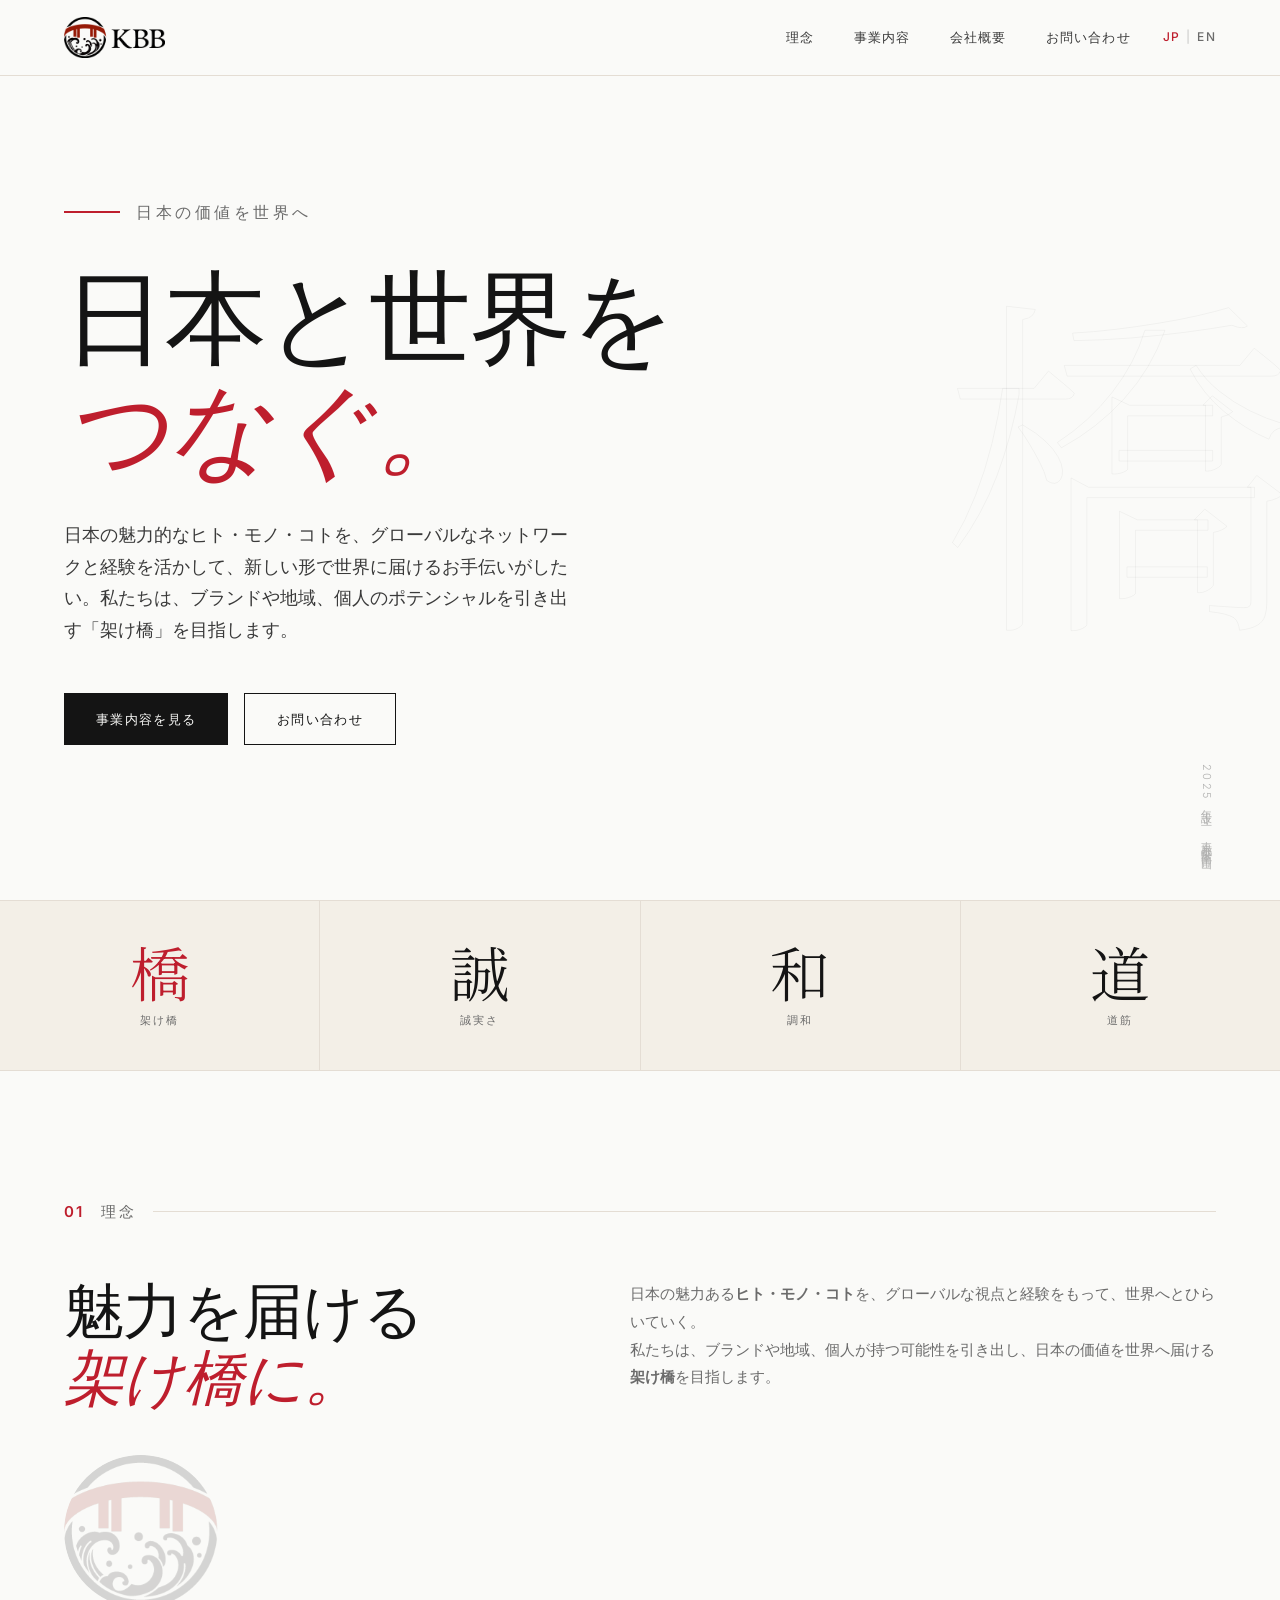
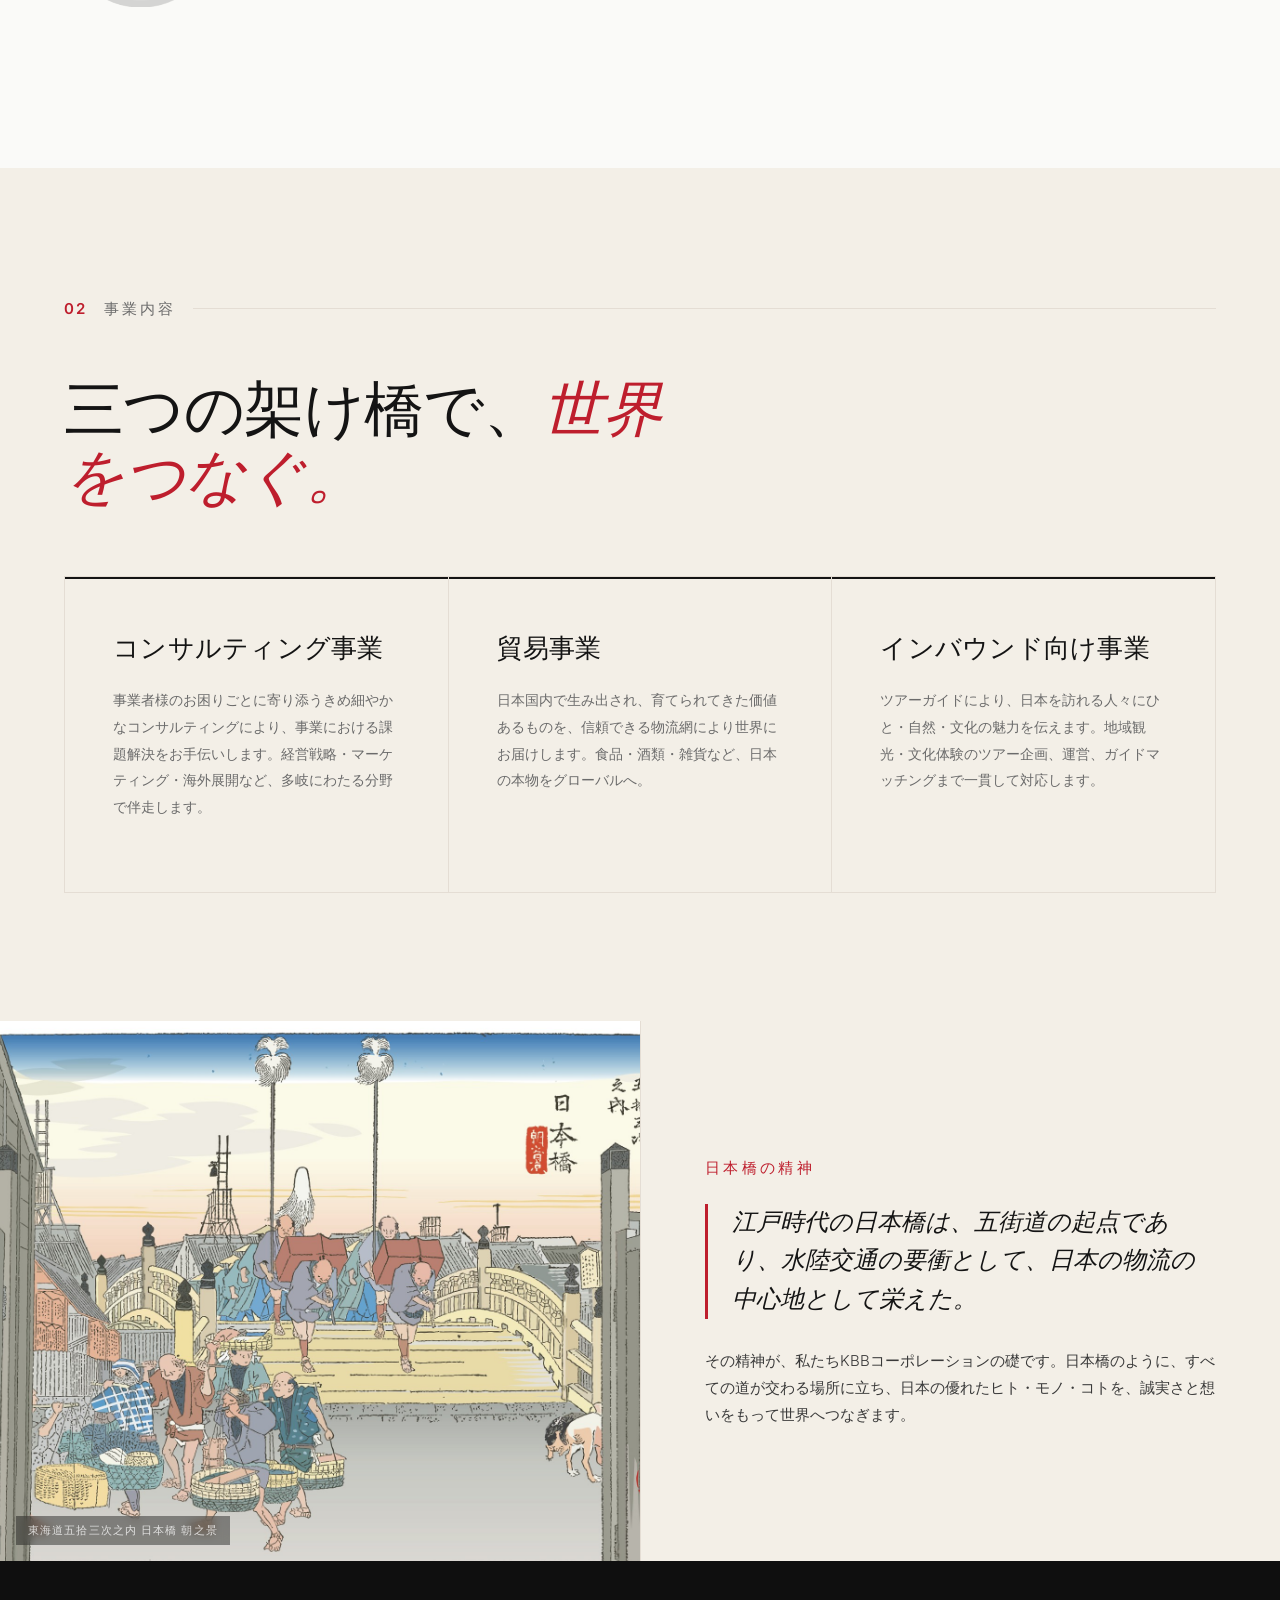
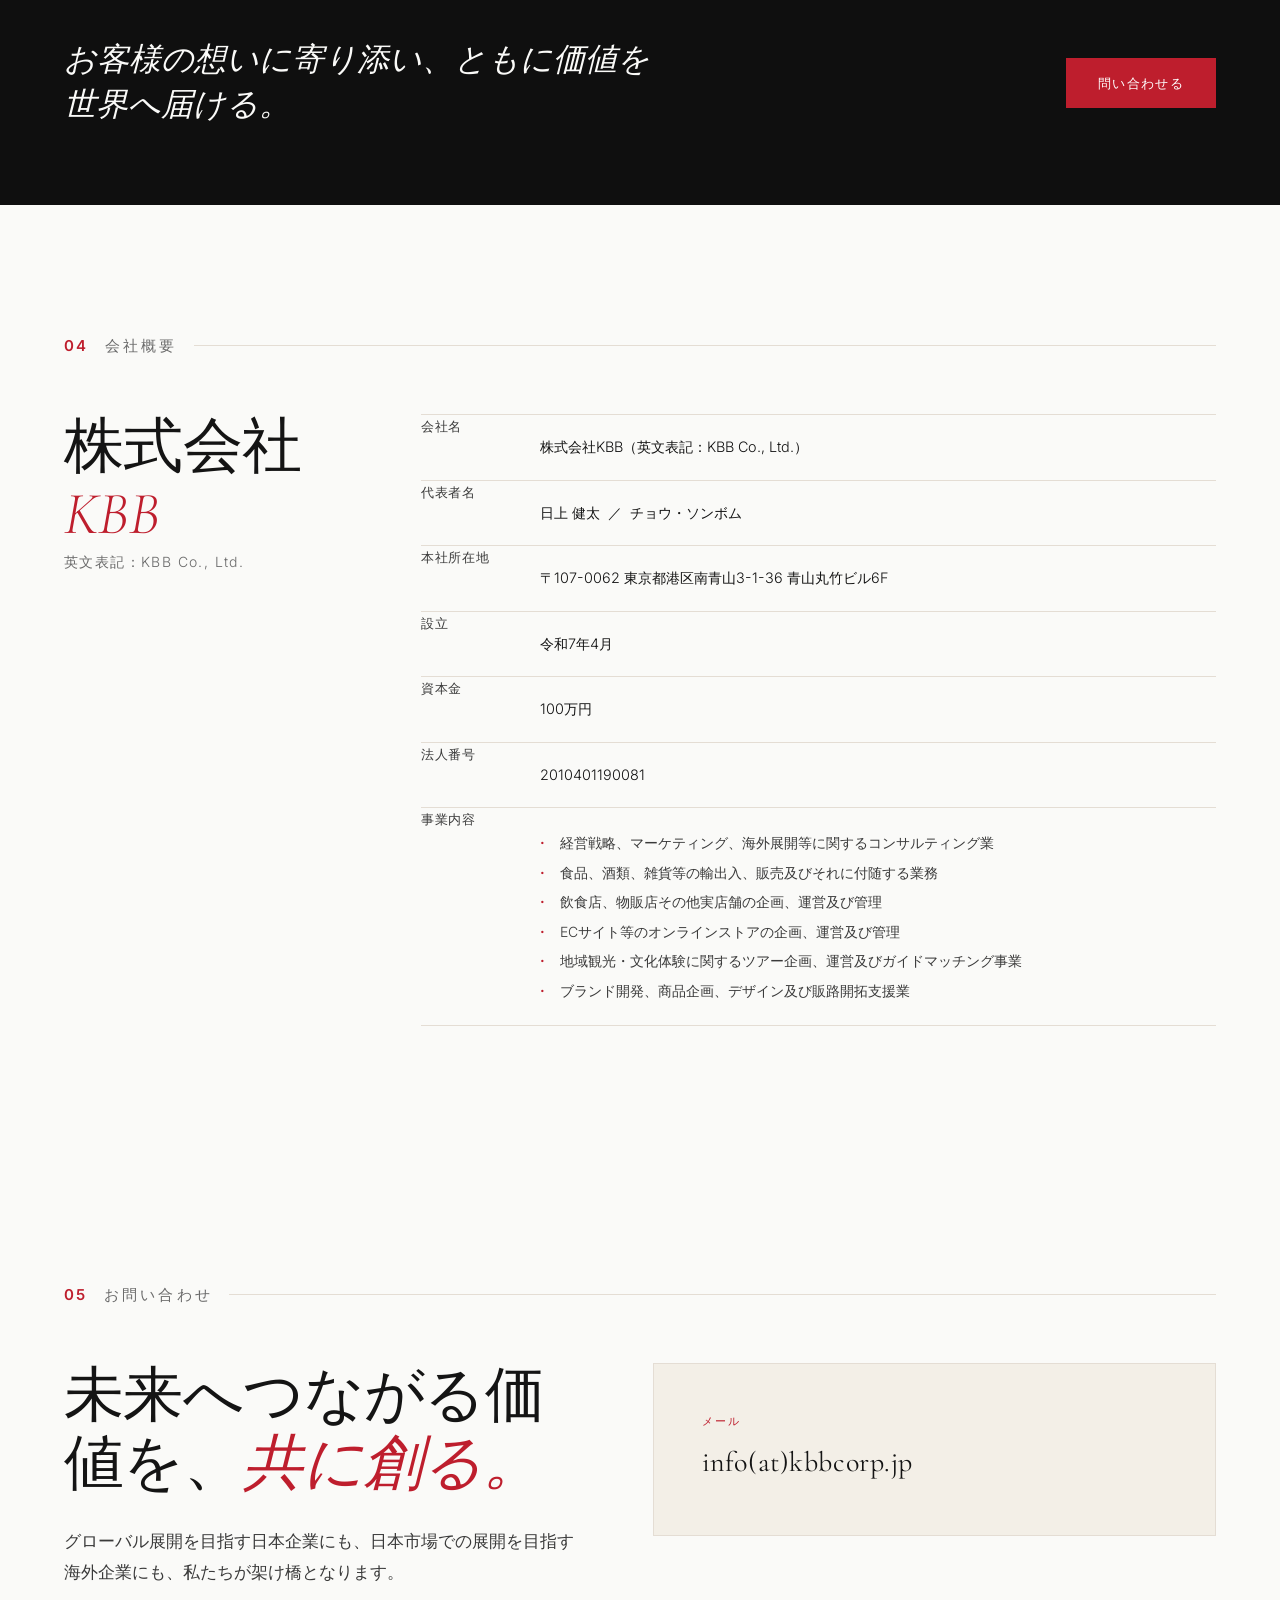
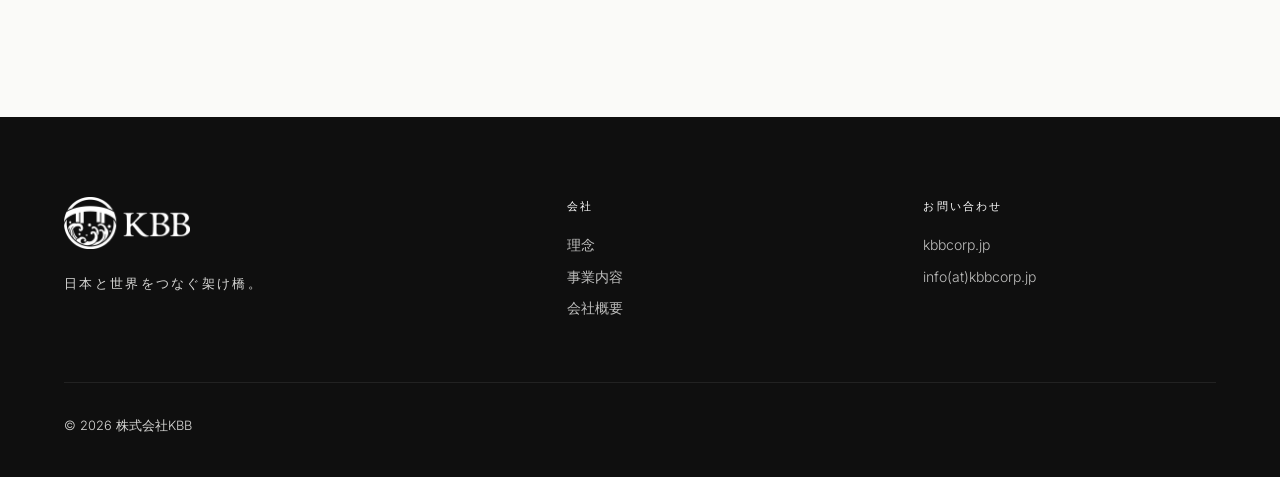
<file: index.html>
<!DOCTYPE html>
<html lang="ja" data-lang="jp">
<head>
  <meta charset="UTF-8" />
  <meta name="viewport" content="width=device-width, initial-scale=1.0" />
  <title>KBB Corp | Strategic Consulting</title>
  <meta name="description" content="KBB Corp — Tokyo-based management consulting firm bridging Japan and the global stage." />
  <link rel="preconnect" href="https://fonts.googleapis.com" />
  <link rel="preconnect" href="https://fonts.gstatic.com" crossorigin />
  <link href="https://fonts.googleapis.com/css2?family=Cormorant+Garamond:ital,wght@0,300;0,400;0,500;0,600;1,300;1,400;1,500&family=Inter:wght@300;400;500&family=Noto+Serif+JP:wght@200;300;400;500&display=swap" rel="stylesheet" />
  <link rel="stylesheet" href="css/style.css" />
</head>
<body>

  <!-- ═══════════════════════════════════ NAVIGATION ═══════════════════════════════════ -->
  <header class="nav-header" id="nav-header">
    <div class="nav-inner">

      <a href="#hero" class="nav-logo" aria-label="KBB Corp">
        <img src="assets/kbblogo.png" alt="KBB Corp" class="logo-img" />
      </a>

      <nav class="nav-links" role="navigation">
        <a href="#mission" class="nav-link">
          <span class="lang-en">Mission</span>
          <span class="lang-jp">理念</span>
        </a>
        <a href="#services" class="nav-link">
          <span class="lang-en">Services</span>
          <span class="lang-jp">事業内容</span>
        </a>
        <a href="#company" class="nav-link">
          <span class="lang-en">Company</span>
          <span class="lang-jp">会社概要</span>
        </a>
        <a href="#contact" class="nav-link">
          <span class="lang-en">Contact</span>
          <span class="lang-jp">お問い合わせ</span>
        </a>
      </nav>

      <div class="nav-right">
        <button class="lang-toggle" id="lang-toggle" aria-label="Switch language">
          <span class="toggle-jp">JP</span>
          <span class="toggle-divider">|</span>
          <span class="toggle-en">EN</span>
        </button>
        <button class="nav-menu-btn" id="nav-menu-btn" aria-label="Menu">
          <span></span><span></span><span></span>
        </button>
      </div>

    </div>
  </header>

  <!-- Mobile Nav Overlay -->
  <div class="mobile-nav" id="mobile-nav">
    <nav class="mobile-nav-links">
      <a href="#mission" class="mobile-nav-link">
        <span class="lang-en">Mission</span>
        <span class="lang-jp">理念</span>
      </a>
      <a href="#services" class="mobile-nav-link">
        <span class="lang-en">Services</span>
        <span class="lang-jp">事業内容</span>
      </a>
      <a href="#company" class="mobile-nav-link">
        <span class="lang-en">Company</span>
        <span class="lang-jp">会社概要</span>
      </a>
      <a href="#contact" class="mobile-nav-link">
        <span class="lang-en">Contact</span>
        <span class="lang-jp">お問い合わせ</span>
      </a>
    </nav>
  </div>

  <main>

    <!-- ═══════════════════════════════════ HERO ═══════════════════════════════════ -->
    <section id="hero" class="hero">
      <div class="hero-bg-text" aria-hidden="true">橋</div>
      <div class="hero-inner">
        <div class="hero-kicker">
          <span class="kicker-line"></span>
          <span class="lang-en">Japan's Value to the World</span>
          <span class="lang-jp">日本の価値を世界へ</span>
        </div>

        <h1 class="hero-headline">
          <span class="lang-en">
            Connecting<br />Japan<br /><em>to the world.</em>
          </span>
          <span class="lang-jp">
            日本と世界を<br /><em>つなぐ。</em>
          </span>
        </h1>

        <p class="hero-sub">
          <span class="lang-en">We help bring Japan's finest people, products, and experiences to the world, drawing on our global network to unlock the potential of brands, regions, and individuals.</span>
          <span class="lang-jp">日本の魅力的なヒト・モノ・コトを、グローバルなネットワークと経験を活かして、新しい形で世界に届けるお手伝いがしたい。私たちは、ブランドや地域、個人のポテンシャルを引き出す「架け橋」を目指します。</span>
        </p>

        <div class="hero-cta">
          <a href="#services" class="btn-primary">
            <span class="lang-en">Our Services</span>
            <span class="lang-jp">事業内容を見る</span>
          </a>
          <a href="#contact" class="btn-ghost">
            <span class="lang-en">Get in touch</span>
            <span class="lang-jp">お問い合わせ</span>
          </a>
        </div>

      </div>

      <div class="hero-side-text" aria-hidden="true">
        <span class="lang-en">EST. 2025 — MINAMI AOYAMA, TOKYO</span>
        <span class="lang-jp">2025年設立 ― 東京都港区南青山</span>
      </div>
    </section>

    <!-- ═══════════════════════════════════ PHILOSOPHY STRIP ═══════════════════════════════════ -->
    <div class="philosophy-strip">
      <div class="phil-item">
        <span class="phil-kanji" style="color:var(--red)">橋</span>
        <span class="phil-label lang-en">The Bridge</span>
        <span class="phil-label lang-jp">架け橋</span>
      </div>
      <div class="phil-divider" aria-hidden="true"></div>
      <div class="phil-item">
        <span class="phil-kanji">誠</span>
        <span class="phil-label lang-en">Integrity</span>
        <span class="phil-label lang-jp">誠実さ</span>
      </div>
      <div class="phil-divider" aria-hidden="true"></div>
      <div class="phil-item">
        <span class="phil-kanji">和</span>
        <span class="phil-label lang-en">Harmony</span>
        <span class="phil-label lang-jp">調和</span>
      </div>
      <div class="phil-divider" aria-hidden="true"></div>
      <div class="phil-item">
        <span class="phil-kanji">道</span>
        <span class="phil-label lang-en">Direction</span>
        <span class="phil-label lang-jp">道筋</span>
      </div>
    </div>

    <!-- ═══════════════════════════════════ MISSION ═══════════════════════════════════ -->
    <section id="mission" class="section about-section">
      <div class="container">
        <div class="section-label">
          <span class="label-num">01</span>
          <span class="label-text lang-en">Mission</span>
          <span class="label-text lang-jp">理念</span>
        </div>

        <div class="about-grid">
          <div class="about-headline-col">
            <h2 class="section-headline">
              <span class="lang-en">
                Delivering<br />Japan's finest,<br />
                <em>as the bridge.</em>
              </span>
              <span class="lang-jp">
                魅力を届ける<br />
                <em>架け橋に。</em>
              </span>
            </h2>
            <div class="about-accent-circle" aria-hidden="true">
              <img src="assets/kbblogocircle.PNG" alt="" class="about-accent-img" />
            </div>
          </div>

          <div class="about-content-col">
            <p class="about-body lang-jp">
              日本の魅力ある<strong>ヒト・モノ・コト</strong>を、グローバルな視点と経験をもって、世界へとひらいていく。<br />
              私たちは、ブランドや地域、個人が持つ可能性を引き出し、日本の価値を世界へ届ける<strong>架け橋</strong>を目指します。
            </p>

            <p class="about-body lang-en">
              Japan's remarkable <strong>people, products, and experiences</strong> deserve a place on the world stage. With a global perspective and deep local roots, we open those doors.<br />
              We aspire to be the <strong>bridge</strong> that draws out the potential of brands, regions, and individuals, and delivers Japan's true value to the world.
            </p>
          </div>
        </div>
      </div>
    </section>

    <!-- ═══════════════════════════════════ SERVICES ═══════════════════════════════════ -->
    <section id="services" class="section services-section">
      <div class="container">
        <div class="section-label">
          <span class="label-num">02</span>
          <span class="label-text lang-en">Services</span>
          <span class="label-text lang-jp">事業内容</span>
        </div>

        <div class="services-header">
          <h2 class="section-headline">
            <span class="lang-en">Three bridges <em>connecting the world.</em></span>
            <span class="lang-jp">三つの架け橋で、<em>世界をつなぐ。</em></span>
          </h2>
        </div>

        <div class="services-grid services-grid--3">

          <div class="service-card" data-index="01">

            <div class="service-body">
              <h3 class="service-title">
                <span class="lang-en">Consulting</span>
                <span class="lang-jp">コンサルティング事業</span>
              </h3>
              <p class="service-desc lang-en">
                Through attentive, tailored consulting, we help business owners identify challenges and find real solutions. We walk alongside our clients across a wide range of fields: management strategy, marketing, and international expansion.
              </p>
              <p class="service-desc lang-jp">
                事業者様のお困りごとに寄り添うきめ細やかなコンサルティングにより、事業における課題解決をお手伝いします。経営戦略・マーケティング・海外展開など、多岐にわたる分野で伴走します。
              </p>
            </div>
          </div>

          <div class="service-card" data-index="02">

            <div class="service-body">
              <h3 class="service-title">
                <span class="lang-en">Trade &amp; Export</span>
                <span class="lang-jp">貿易事業</span>
              </h3>
              <p class="service-desc lang-en">
                We deliver the genuine value of products cultivated within Japan to the world through a trusted logistics network. Food, beverages, everyday goods — Japan's authentic best, taken global.
              </p>
              <p class="service-desc lang-jp">
                日本国内で生み出され、育てられてきた価値あるものを、信頼できる物流網により世界にお届けします。食品・酒類・雑貨など、日本の本物をグローバルへ。
              </p>
            </div>
          </div>

          <div class="service-card" data-index="03">

            <div class="service-body">
              <h3 class="service-title">
                <span class="lang-en">Inbound Tourism</span>
                <span class="lang-jp">インバウンド向け事業</span>
              </h3>
              <p class="service-desc lang-en">
                Through our tour guides, we share the warmth of Japan's people, nature, and culture with visitors from around the world. From tour planning and operations to guide matching, we provide end-to-end support.
              </p>
              <p class="service-desc lang-jp">
                ツアーガイドにより、日本を訪れる人々にひと・自然・文化の魅力を伝えます。地域観光・文化体験のツアー企画、運営、ガイドマッチングまで一貫して対応します。
              </p>
            </div>
          </div>

        </div>
      </div>
    </section>

    <!-- ═══════════════════════════════════ NIHONBASHI HERITAGE ═══════════════════════════════════ -->
    <section class="nihonbashi-section">
      <div class="nihonbashi-art">
        <img src="assets/nihonbashi.jpg" alt="東海道五十三次 日本橋 — Hiroshige, Edo period woodblock print" class="nihonbashi-img" />
        <div class="nihonbashi-caption" aria-hidden="true">
          <span class="lang-en">Nihonbashi — Hiroshige, Fifty-three Stations of the Tōkaidō</span>
          <span class="lang-jp">東海道五拾三次之内 日本橋 朝之景</span>
        </div>
      </div>
      <div class="nihonbashi-text">
        <div class="nihonbashi-label lang-en">The Spirit of Nihonbashi</div>
        <div class="nihonbashi-label lang-jp">日本橋の精神</div>
        <blockquote class="nihonbashi-quote">
          <p class="lang-en">In the Edo period, Nihonbashi stood at the origin of all five major highways, a vital hub for land and sea trade, and flourished as the centre of Japan's commercial world.</p>
          <p class="lang-jp">江戸時代の日本橋は、五街道の起点であり、水陸交通の要衝として、日本の物流の中心地として栄えた。</p>
        </blockquote>
        <p class="nihonbashi-body lang-en">That spirit is the foundation of KBB Corp. Like Nihonbashi, we stand where all roads converge, connecting Japan's finest people, products, and culture to the wider world with sincerity and purpose.</p>
        <p class="nihonbashi-body lang-jp">その精神が、私たちKBBコーポレーションの礎です。日本橋のように、すべての道が交わる場所に立ち、日本の優れたヒト・モノ・コトを、誠実さと想いをもって世界へつなぎます。</p>
      </div>
    </section>

    <!-- ═══════════════════════════════════ CTA STRIP ═══════════════════════════════════ -->
    <div class="cta-strip">
      <div class="container cta-strip-inner">
        <p class="cta-strip-text">
          <span class="lang-en">We listen to what matters to you, and together we bring that value to the world.</span>
          <span class="lang-jp">お客様の想いに寄り添い、ともに価値を世界へ届ける。</span>
        </p>
        <a href="#contact" class="btn-primary">
          <span class="lang-en">Contact Us</span>
          <span class="lang-jp">問い合わせる</span>
        </a>
      </div>
    </div>

    <!-- ═══════════════════════════════════ COMPANY OVERVIEW ═══════════════════════════════════ -->
    <section id="company" class="section company-section">
      <div class="container">
        <div class="section-label">
          <span class="label-num">04</span>
          <span class="label-text lang-en">Company</span>
          <span class="label-text lang-jp">会社概要</span>
        </div>

        <div class="company-grid">
          <div class="company-headline-col">
            <h2 class="section-headline">
              <span class="lang-en">株式会社<br /><em>KBB</em></span>
              <span class="lang-jp">株式会社<br /><em>KBB</em></span>
            </h2>
            <p class="company-sub lang-en">KBB Co., Ltd.</p>
            <p class="company-sub lang-jp">英文表記：KBB Co., Ltd.</p>
          </div>

          <div class="company-table-col">
            <table class="company-table">
              <tbody>
                <tr>
                  <th class="lang-en">Company Name</th>
                  <th class="lang-jp">会社名</th>
                  <td>
                    <span class="lang-en">KBB Co., Ltd. (株式会社KBB)</span>
                    <span class="lang-jp">株式会社KBB（英文表記：KBB Co., Ltd.）</span>
                  </td>
                </tr>
                <tr>
                  <th class="lang-en">Representatives</th>
                  <th class="lang-jp">代表者名</th>
                  <td>
                    <span class="lang-jp">日上 健太 &nbsp;／&nbsp; チョウ・ソンボム</span>
                    <span class="lang-en">Kenta Hikami &nbsp;/&nbsp; Sungbum Cho</span>
                  </td>
                </tr>
                <tr>
                  <th class="lang-en">Headquarters</th>
                  <th class="lang-jp">本社所在地</th>
                  <td>
                    <span class="lang-en">Aoyama Marutake Bldg. 6F, 3-1-36 Minami-Aoyama, Minato-ku, Tokyo 〒107-0062</span>
                    <span class="lang-jp">〒107-0062 東京都港区南青山3-1-36 青山丸竹ビル6F</span>
                  </td>
                </tr>
                <tr>
                  <th class="lang-en">Established</th>
                  <th class="lang-jp">設立</th>
                  <td>
                    <span class="lang-en">April 2025</span>
                    <span class="lang-jp">令和7年4月</span>
                  </td>
                </tr>
                <tr>
                  <th class="lang-en">Capital</th>
                  <th class="lang-jp">資本金</th>
                  <td>
                    <span class="lang-en">¥1,000,000</span>
                    <span class="lang-jp">100万円</span>
                  </td>
                </tr>
                <tr>
                  <th class="lang-en">Corporate No.</th>
                  <th class="lang-jp">法人番号</th>
                  <td>2010401190081</td>
                </tr>
                <tr>
                  <th class="lang-en">Business</th>
                  <th class="lang-jp">事業内容</th>
                  <td>
                    <ul class="company-biz-list lang-en">
                      <li>Management strategy, marketing &amp; international expansion consulting</li>
                      <li>Import/export and sales of food, beverages, general goods</li>
                      <li>Planning &amp; operation of restaurants, retail, and physical stores</li>
                      <li>Planning &amp; operation of e-commerce and online stores</li>
                      <li>Regional tourism &amp; cultural experience tour planning, guide matching</li>
                      <li>Brand development, product planning, design &amp; distribution support</li>
                    </ul>
                    <ul class="company-biz-list lang-jp">
                      <li>経営戦略、マーケティング、海外展開等に関するコンサルティング業</li>
                      <li>食品、酒類、雑貨等の輸出入、販売及びそれに付随する業務</li>
                      <li>飲食店、物販店その他実店舗の企画、運営及び管理</li>
                      <li>ECサイト等のオンラインストアの企画、運営及び管理</li>
                      <li>地域観光・文化体験に関するツアー企画、運営及びガイドマッチング事業</li>
                      <li>ブランド開発、商品企画、デザイン及び販路開拓支援業</li>
                    </ul>
                  </td>
                </tr>
              </tbody>
            </table>
          </div>
        </div>
      </div>
    </section>

    <!-- ═══════════════════════════════════ CONTACT ═══════════════════════════════════ -->
    <section id="contact" class="section contact-section">
      <div class="container">
        <div class="section-label">
          <span class="label-num">05</span>
          <span class="label-text lang-en">Contact</span>
          <span class="label-text lang-jp">お問い合わせ</span>
        </div>

        <div class="contact-grid">
          <div class="contact-info">
            <h2 class="section-headline">
              <span class="lang-en">Value that connects<br />to the future,<br /><em>built together.</em></span>
              <span class="lang-jp">未来へつながる価値を、<em>共に創る。</em></span>
            </h2>
            <p class="contact-intro lang-en">
              For Japanese companies pursuing global growth, and for international businesses entering Japan, we are the bridge.
            </p>
            <p class="contact-intro lang-jp">
              グローバル展開を目指す日本企業にも、日本市場での展開を目指す海外企業にも、私たちが架け橋となります。
            </p>

          </div>

          <div class="contact-info-panel">
            <div class="contact-info-block">
              <span class="detail-label lang-jp">メール</span>
              <span class="detail-label lang-en">Email</span>
              <span class="contact-email-link">info(at)kbbcorp.jp</span>
            </div>
          </div>
        </div>
      </div>
    </section>

  </main>

  <!-- ═══════════════════════════════════ FOOTER ═══════════════════════════════════ -->
  <footer class="site-footer">
    <div class="container">
      <div class="footer-top">
        <div class="footer-brand">
          <img src="assets/kbblogo.png" alt="KBB Corp" class="footer-logo-img" />
          <p class="footer-tagline lang-en">Bridging Japan and the World.</p>
          <p class="footer-tagline lang-jp">日本と世界をつなぐ架け橋。</p>
        </div>
        <div class="footer-links-col">
          <span class="footer-col-label lang-en">Company</span>
          <span class="footer-col-label lang-jp">会社</span>
          <a href="#mission" class="footer-link lang-en">Mission</a>
          <a href="#mission" class="footer-link lang-jp">理念</a>
          <a href="#services" class="footer-link lang-en">Services</a>
          <a href="#services" class="footer-link lang-jp">事業内容</a>
          <a href="#company" class="footer-link lang-en">About</a>
          <a href="#company" class="footer-link lang-jp">会社概要</a>
        </div>
        <div class="footer-links-col">
          <span class="footer-col-label lang-en">CONTACT</span>
          <span class="footer-col-label lang-jp">お問い合わせ</span>
          <a href="https://kbbcorp.jp" class="footer-link" target="_blank" rel="noopener">kbbcorp.jp</a>
          <span class="footer-link">info(at)kbbcorp.jp</span>
        </div>
      </div>

      <div class="footer-bottom">
        <span class="footer-copy lang-en">© 2026 KBB Corporation. All rights reserved.</span>
        <span class="footer-copy lang-jp">© 2026 株式会社KBB</span>
      </div>
    </div>
  </footer>

  <script src="js/main.js"></script>
</body>
</html>
</file>
<file: css/style.css>
/* ═══════════════════════════════════════════════════════════
   KBB CORP — Design System
   Light & Sophisticated · Japanese-Cosmopolitan
═══════════════════════════════════════════════════════════ */

/* ── Custom Properties ── */
:root {
  --cream:       #FAFAF8;
  --paper:       #F3EFE7;
  --paper-dark:  #EAE5DB;
  --ink:         #141414;
  --ink-mid:     #3A3A3A;
  --ink-light:   #6B6B6B;
  --red:         #BE1E2D;
  --red-hover:   #9E1825;
  --gold:        #8B7251;
  --rule:        #D8D2C8;
  --border:      #E4DDD4;

  --font-display: 'Cormorant Garamond', 'Times New Roman', Georgia, serif;
  --font-body:    'Inter', system-ui, -apple-system, sans-serif;
  --font-jp:      'Noto Serif JP', 'Hiragino Mincho ProN', 'Yu Mincho', serif;

  --max-w: 1280px;
  --nav-h: 76px;
  --gutter: clamp(1.25rem, 5vw, 4rem);

  --ease-silk: cubic-bezier(0.25, 0.46, 0.45, 0.94);
  --ease-snap: cubic-bezier(0.16, 1, 0.3, 1);
}

/* ── Reset & Base ── */
*, *::before, *::after { box-sizing: border-box; margin: 0; padding: 0; }

html {
  scroll-behavior: smooth;
  font-size: 16px;
  -webkit-text-size-adjust: 100%;
}

body {
  background: var(--cream);
  color: var(--ink);
  font-family: var(--font-body);
  font-weight: 300;
  line-height: 1.7;
  overflow-x: hidden;
}

img, video { max-width: 100%; display: block; }
a { text-decoration: none; color: inherit; }
button { background: none; border: none; cursor: pointer; font: inherit; }
ul { list-style: none; }

/* ── Language System ── */
[data-lang="en"] .lang-jp,
[data-lang="jp"] .lang-en { display: none !important; }

[data-lang="en"] .lang-en,
[data-lang="jp"] .lang-jp { display: inline; }

/* Block-level language elements need block display */
p.lang-en, p.lang-jp,
div.lang-en, div.lang-jp { display: block; }
[data-lang="en"] p.lang-jp,
[data-lang="en"] div.lang-jp,
[data-lang="jp"] p.lang-en,
[data-lang="jp"] div.lang-en { display: none !important; }

/* ── Typography helpers ── */
body[data-lang="jp"] h1,
body[data-lang="jp"] h2,
body[data-lang="jp"] h3,
body[data-lang="jp"] p {
  font-family: var(--font-jp);
}

/* ── Container ── */
.container {
  max-width: var(--max-w);
  margin: 0 auto;
  padding: 0 var(--gutter);
}

/* ══════════════════════════════════════════════════════════
   NAVIGATION
══════════════════════════════════════════════════════════ */
.nav-header {
  position: fixed;
  top: 0; left: 0; right: 0;
  z-index: 900;
  height: var(--nav-h);
  display: flex;
  align-items: center;
  background: rgba(250, 250, 248, 0.92);
  backdrop-filter: blur(12px);
  -webkit-backdrop-filter: blur(12px);
  border-bottom: 1px solid transparent;
  transition: border-color 0.3s, background 0.3s;
}

.nav-header.scrolled {
  border-bottom-color: var(--border);
  background: rgba(250, 250, 248, 0.97);
}

.nav-inner {
  max-width: var(--max-w);
  width: 100%;
  margin: 0 auto;
  padding: 0 var(--gutter);
  display: flex;
  align-items: center;
  gap: 2rem;
}

/* Logo */
.nav-logo {
  display: flex;
  align-items: baseline;
  gap: 0.5rem;
  flex-shrink: 0;
}

.logo-kbb {
  font-family: var(--font-display);
  font-size: 1.625rem;
  font-weight: 500;
  letter-spacing: 0.12em;
  color: var(--ink);
}

.logo-sub {
  font-family: var(--font-body);
  font-size: 0.6875rem;
  font-weight: 400;
  letter-spacing: 0.18em;
  text-transform: uppercase;
  color: var(--ink-light);
}

/* Nav links */
.nav-links {
  display: flex;
  align-items: center;
  gap: 2.5rem;
  margin-left: auto;
}

.nav-link {
  font-size: 0.8125rem;
  font-weight: 400;
  letter-spacing: 0.08em;
  color: var(--ink-mid);
  position: relative;
  transition: color 0.2s;
}

.nav-link::after {
  content: '';
  position: absolute;
  bottom: -3px; left: 0;
  width: 0; height: 1px;
  background: var(--red);
  transition: width 0.3s var(--ease-silk);
}

.nav-link:hover { color: var(--ink); }
.nav-link:hover::after { width: 100%; }

/* Nav right */
.nav-right {
  display: flex;
  align-items: center;
  gap: 1.5rem;
  flex-shrink: 0;
}

/* Language toggle */
.lang-toggle {
  display: flex;
  align-items: center;
  gap: 0.35rem;
  font-size: 0.75rem;
  font-weight: 500;
  letter-spacing: 0.12em;
  color: var(--ink-light);
  padding: 0.35rem 0;
  transition: color 0.2s;
}

.toggle-en, .toggle-jp { transition: color 0.2s; }
.toggle-divider { opacity: 0.3; }

[data-lang="en"] .toggle-en { color: var(--red); }
[data-lang="jp"] .toggle-jp { color: var(--red); }

.lang-toggle:hover { color: var(--ink); }

/* Hamburger */
.nav-menu-btn {
  display: none;
  flex-direction: column;
  gap: 5px;
  padding: 4px;
}

.nav-menu-btn span {
  display: block;
  width: 22px;
  height: 1.5px;
  background: var(--ink);
  transition: all 0.3s var(--ease-silk);
  transform-origin: center;
}

.nav-menu-btn.open span:nth-child(1) { transform: translateY(6.5px) rotate(45deg); }
.nav-menu-btn.open span:nth-child(2) { opacity: 0; }
.nav-menu-btn.open span:nth-child(3) { transform: translateY(-6.5px) rotate(-45deg); }

/* Mobile Nav */
.mobile-nav {
  position: fixed;
  inset: 0;
  z-index: 800;
  background: var(--cream);
  display: flex;
  align-items: center;
  justify-content: center;
  opacity: 0;
  pointer-events: none;
  transform: translateY(-8px);
  transition: opacity 0.35s var(--ease-silk), transform 0.35s var(--ease-silk);
}

.mobile-nav.open {
  opacity: 1;
  pointer-events: all;
  transform: none;
}

.mobile-nav-links {
  display: flex;
  flex-direction: column;
  align-items: center;
  gap: 2rem;
}

.mobile-nav-link {
  font-family: var(--font-display);
  font-size: clamp(1.5rem, 5vw, 2.5rem);
  font-weight: 300;
  letter-spacing: 0.04em;
  color: var(--ink);
  transition: color 0.2s;
}

.mobile-nav-link:hover { color: var(--red); }

/* ══════════════════════════════════════════════════════════
   HERO
══════════════════════════════════════════════════════════ */
.hero {
  position: relative;
  min-height: 100svh;
  display: flex;
  align-items: center;
  overflow: hidden;
  background: var(--cream);
  padding-top: var(--nav-h);
}

/* Large decorative kanji */
.hero-bg-text {
  position: absolute;
  right: -0.05em;
  top: 50%;
  transform: translateY(-50%);
  font-family: var(--font-jp);
  font-size: clamp(220px, 28vw, 420px);
  font-weight: 200;
  color: transparent;
  -webkit-text-stroke: 1px rgba(0,0,0,0.04);
  line-height: 1;
  user-select: none;
  pointer-events: none;
  white-space: nowrap;
}

.hero-inner {
  max-width: var(--max-w);
  width: 100%;
  margin: 0 auto;
  padding: 6rem var(--gutter) 8rem;
  position: relative;
  z-index: 1;
}

/* Kicker line */
.hero-kicker {
  display: flex;
  align-items: center;
  gap: 1rem;
  margin-bottom: 2.5rem;
  font-size: 0.75rem;
  font-weight: 400;
  letter-spacing: 0.22em;
  text-transform: uppercase;
  color: var(--ink-light);
}

.kicker-line {
  display: block;
  width: 40px;
  height: 1px;
  background: var(--red);
  flex-shrink: 0;
}

/* Headline */
.hero-headline {
  font-family: var(--font-display);
  font-size: clamp(3rem, 8vw, 7rem);
  font-weight: 300;
  line-height: 1.08;
  letter-spacing: -0.01em;
  color: var(--ink);
  margin-bottom: 2rem;
  max-width: 720px;
}

.hero-headline em {
  font-style: italic;
  color: var(--red);
}

/* Sub */
.hero-sub {
  font-size: clamp(0.9375rem, 1.8vw, 1.125rem);
  font-weight: 300;
  line-height: 1.75;
  color: var(--ink-mid);
  max-width: 520px;
  margin-bottom: 3rem;
}

/* CTA */
.hero-cta {
  display: flex;
  flex-wrap: wrap;
  gap: 1rem;
}

/* Scroll indicator */
.hero-scroll-indicator {
  position: absolute;
  bottom: 3rem;
  left: var(--gutter);
  display: flex;
  flex-direction: column;
  align-items: center;
  gap: 0.75rem;
}

.scroll-line {
  display: block;
  width: 1px;
  height: 56px;
  background: linear-gradient(to bottom, transparent, var(--ink-light));
  animation: scrollPulse 2s ease-in-out infinite;
}

.scroll-label {
  font-size: 0.6875rem;
  letter-spacing: 0.18em;
  text-transform: uppercase;
  color: var(--ink-light);
  writing-mode: vertical-rl;
}

@keyframes scrollPulse {
  0%, 100% { opacity: 0.3; transform: scaleY(1); }
  50% { opacity: 1; transform: scaleY(0.8); }
}

/* Side text */
.hero-side-text {
  position: absolute;
  right: var(--gutter);
  bottom: 3rem;
  writing-mode: vertical-rl;
  font-size: 0.6875rem;
  letter-spacing: 0.22em;
  text-transform: uppercase;
  color: var(--ink-light);
  opacity: 0.5;
  user-select: none;
}

/* ══════════════════════════════════════════════════════════
   PHILOSOPHY STRIP
══════════════════════════════════════════════════════════ */
.philosophy-strip {
  background: var(--paper);
  border-top: 1px solid var(--border);
  border-bottom: 1px solid var(--border);
  display: flex;
  align-items: stretch;
  overflow: hidden;
}

.phil-item {
  flex: 1;
  display: flex;
  flex-direction: column;
  align-items: center;
  justify-content: center;
  gap: 0.625rem;
  padding: 2.5rem 1rem;
  transition: background 0.3s;
}

.phil-item:hover { background: var(--paper-dark); }

.phil-kanji {
  font-family: var(--font-jp);
  font-size: clamp(2rem, 4vw, 3.25rem);
  font-weight: 200;
  color: var(--ink);
  line-height: 1;
}

.phil-label {
  font-size: 0.6875rem;
  font-weight: 400;
  letter-spacing: 0.2em;
  text-transform: uppercase;
  color: var(--ink-light);
}

.phil-divider {
  width: 1px;
  background: var(--border);
  align-self: stretch;
}

/* ══════════════════════════════════════════════════════════
   SHARED SECTION STYLES
══════════════════════════════════════════════════════════ */
.section {
  padding: clamp(5rem, 10vw, 9rem) 0;
}

.section-label {
  display: flex;
  align-items: center;
  gap: 1rem;
  margin-bottom: 3.5rem;
}

.label-num {
  font-size: 0.6875rem;
  font-weight: 500;
  letter-spacing: 0.15em;
  color: var(--red);
}

.label-text {
  font-size: 0.6875rem;
  font-weight: 400;
  letter-spacing: 0.22em;
  text-transform: uppercase;
  color: var(--ink-light);
}

.section-label::after {
  content: '';
  flex: 1;
  height: 1px;
  background: var(--border);
}

.section-headline {
  font-family: var(--font-display);
  font-size: clamp(2rem, 5vw, 3.75rem);
  font-weight: 300;
  line-height: 1.12;
  letter-spacing: -0.01em;
  color: var(--ink);
}

.section-headline em {
  font-style: italic;
  color: var(--red);
}

/* ══════════════════════════════════════════════════════════
   BUTTONS
══════════════════════════════════════════════════════════ */
.btn-primary {
  display: inline-flex;
  align-items: center;
  padding: 0.875rem 2rem;
  background: var(--ink);
  color: var(--cream);
  font-size: 0.8125rem;
  font-weight: 400;
  letter-spacing: 0.1em;
  text-transform: uppercase;
  transition: background 0.25s, transform 0.2s;
  position: relative;
  overflow: hidden;
}

.btn-primary::before {
  content: '';
  position: absolute;
  inset: 0;
  background: var(--red);
  transform: scaleX(0);
  transform-origin: left;
  transition: transform 0.4s var(--ease-silk);
  z-index: 0;
}

.btn-primary:hover::before { transform: scaleX(1); }
.btn-primary span { position: relative; z-index: 1; }

.btn-ghost {
  display: inline-flex;
  align-items: center;
  padding: 0.875rem 2rem;
  border: 1px solid var(--ink);
  color: var(--ink);
  font-size: 0.8125rem;
  font-weight: 400;
  letter-spacing: 0.1em;
  text-transform: uppercase;
  transition: background 0.25s, color 0.25s, border-color 0.25s;
}

.btn-ghost:hover {
  background: var(--ink);
  color: var(--cream);
}

/* ══════════════════════════════════════════════════════════
   ABOUT
══════════════════════════════════════════════════════════ */
.about-section { background: var(--cream); }

.about-grid {
  display: grid;
  grid-template-columns: 1fr 1.2fr;
  gap: clamp(3rem, 6vw, 6rem);
  align-items: start;
}

.about-headline-col {
  position: sticky;
  top: calc(var(--nav-h) + 2rem);
  padding-bottom: 2rem;
}

.about-headline-col .section-headline {
  margin-bottom: 2.5rem;
}

.about-accent-circle {
  width: clamp(80px, 12vw, 160px);
  height: clamp(80px, 12vw, 160px);
  border-radius: 50%;
  border: 1px solid var(--red);
  opacity: 0.15;
  margin-top: 1rem;
}

.about-lead {
  font-size: clamp(1rem, 1.8vw, 1.2rem);
  font-weight: 300;
  line-height: 1.8;
  color: var(--ink-mid);
  margin-bottom: 1.5rem;
}

.about-body {
  font-size: 0.9375rem;
  line-height: 1.85;
  color: var(--ink-light);
  margin-bottom: 3rem;
}

.about-stats {
  display: grid;
  grid-template-columns: repeat(3, 1fr);
  gap: 1.5rem;
  padding-top: 2.5rem;
  border-top: 1px solid var(--border);
}

.stat-num {
  display: block;
  font-family: var(--font-display);
  font-size: clamp(2rem, 4vw, 3rem);
  font-weight: 300;
  color: var(--ink);
  line-height: 1;
  margin-bottom: 0.5rem;
}

.stat-plus {
  font-size: 0.6em;
  color: var(--red);
  vertical-align: top;
  margin-top: 0.25em;
  display: inline-block;
}

.stat-label {
  display: block;
  font-size: 0.75rem;
  font-weight: 400;
  letter-spacing: 0.1em;
  color: var(--ink-light);
  line-height: 1.5;
}

/* ══════════════════════════════════════════════════════════
   SERVICES
══════════════════════════════════════════════════════════ */
.services-section { background: var(--paper); }

.services-header {
  margin-bottom: 4rem;
  max-width: 600px;
}

.services-grid {
  display: grid;
  grid-template-columns: repeat(2, 1fr);
  gap: 1px;
  background: var(--border);
  border: 1px solid var(--border);
}

.service-card {
  background: var(--paper);
  padding: clamp(2rem, 4vw, 3rem);
  position: relative;
  overflow: hidden;
  transition: background 0.3s;
  display: flex;
  flex-direction: column;
}

.service-card::before {
  content: '';
  position: absolute;
  top: 0; left: 0;
  width: 2px;
  height: 0;
  background: var(--red);
  transition: height 0.4s var(--ease-snap);
}

.service-card:hover { background: var(--cream); }
.service-card:hover::before { height: 100%; }

.service-num {
  font-family: var(--font-jp);
  font-size: clamp(2.5rem, 5vw, 4rem);
  font-weight: 200;
  color: var(--rule);
  line-height: 1;
  margin-bottom: 1.5rem;
  transition: color 0.3s;
}

.service-card:hover .service-num { color: var(--border); }

.service-body { flex: 1; display: flex; flex-direction: column; }

.service-title {
  font-family: var(--font-display);
  font-size: clamp(1.25rem, 2.5vw, 1.625rem);
  font-weight: 400;
  letter-spacing: 0.01em;
  margin-bottom: 1rem;
  color: var(--ink);
}

.service-desc {
  font-size: 0.9rem;
  line-height: 1.85;
  color: var(--ink-light);
  flex: 1;
  margin-bottom: 1.5rem;
}

.service-link {
  font-size: 0.8125rem;
  font-weight: 400;
  letter-spacing: 0.1em;
  color: var(--red);
  transition: letter-spacing 0.3s;
  display: inline-block;
  margin-top: auto;
}

.service-link:hover { letter-spacing: 0.18em; }

/* ══════════════════════════════════════════════════════════
   APPROACH
══════════════════════════════════════════════════════════ */
.approach-section { background: var(--cream); }

.approach-intro {
  display: grid;
  grid-template-columns: 1fr 1fr;
  gap: clamp(2rem, 5vw, 5rem);
  align-items: start;
  margin-bottom: 5rem;
  padding-bottom: 4rem;
  border-bottom: 1px solid var(--border);
}

.approach-intro-text {
  font-size: clamp(0.9375rem, 1.6vw, 1.0625rem);
  line-height: 1.9;
  color: var(--ink-mid);
  padding-top: 0.75rem;
}

.approach-intro-text em {
  font-style: italic;
  color: var(--ink);
  font-family: var(--font-jp);
}

.approach-steps {
  display: flex;
  flex-direction: column;
  gap: 0;
}

.approach-step {
  display: grid;
  grid-template-columns: 120px 1fr;
  gap: 3rem;
  padding: 2.5rem 0;
  border-bottom: 1px solid var(--border);
  align-items: start;
  transition: background 0.25s;
}

.approach-step:first-child { padding-top: 0; }
.approach-step:last-child { border-bottom: none; }

.approach-step:hover { background: var(--paper); margin: 0 calc(-1 * var(--gutter)); padding-left: var(--gutter); padding-right: var(--gutter); }

.step-num {
  font-family: var(--font-display);
  font-size: 1rem;
  font-weight: 400;
  letter-spacing: 0.1em;
  color: var(--red);
  padding-top: 0.35rem;
}

.step-title {
  font-family: var(--font-display);
  font-size: clamp(1.125rem, 2.2vw, 1.5rem);
  font-weight: 400;
  margin-bottom: 0.875rem;
  color: var(--ink);
}

.step-desc {
  font-size: 0.9rem;
  line-height: 1.9;
  color: var(--ink-light);
}

/* ══════════════════════════════════════════════════════════
   QUOTE BREAK
══════════════════════════════════════════════════════════ */
.quote-break {
  background: var(--ink);
  padding: clamp(4rem, 8vw, 7rem) 0;
  position: relative;
  overflow: hidden;
}

.quote-break::before {
  content: '—';
  position: absolute;
  right: 5%;
  top: 50%;
  transform: translateY(-50%);
  font-family: var(--font-display);
  font-size: clamp(8rem, 18vw, 18rem);
  font-weight: 200;
  color: rgba(255,255,255,0.03);
  line-height: 1;
  pointer-events: none;
  user-select: none;
}

.pullquote {
  max-width: 780px;
  position: relative;
}

.quote-mark {
  font-family: var(--font-display);
  font-size: 5rem;
  color: var(--red);
  line-height: 0.8;
  display: block;
  margin-bottom: 1rem;
  opacity: 0.8;
}

.pullquote p {
  font-family: var(--font-display);
  font-size: clamp(1.375rem, 3vw, 2.25rem);
  font-weight: 300;
  line-height: 1.5;
  letter-spacing: 0.01em;
  color: rgba(255,255,255,0.9);
  font-style: italic;
  margin-bottom: 2rem;
}

.quote-attribution {
  font-size: 0.8125rem;
  font-weight: 400;
  letter-spacing: 0.15em;
  color: rgba(255,255,255,0.4);
  text-transform: uppercase;
}

/* ══════════════════════════════════════════════════════════
   INSIGHTS
══════════════════════════════════════════════════════════ */
.insights-section { background: var(--paper); }

.insights-header {
  display: flex;
  align-items: flex-end;
  justify-content: space-between;
  gap: 2rem;
  margin-bottom: 3.5rem;
  flex-wrap: wrap;
}

.insights-all-link {
  font-size: 0.8125rem;
  font-weight: 400;
  letter-spacing: 0.08em;
  color: var(--ink-mid);
  white-space: nowrap;
  transition: color 0.2s;
  padding-bottom: 0.25rem;
  border-bottom: 1px solid var(--border);
}

.insights-all-link:hover { color: var(--red); border-color: var(--red); }

.insights-grid {
  display: grid;
  grid-template-columns: 1.5fr 1fr;
  grid-template-rows: auto auto;
  gap: 1px;
  background: var(--border);
  border: 1px solid var(--border);
}

.insight-card {
  background: var(--paper);
  padding: clamp(2rem, 3.5vw, 2.75rem);
  transition: background 0.3s;
  display: flex;
  flex-direction: column;
  gap: 1rem;
}

.insight-card:hover { background: var(--cream); }

.insight-featured {
  grid-row: span 2;
}

.insight-tag {
  display: inline-block;
  font-size: 0.6875rem;
  font-weight: 500;
  letter-spacing: 0.16em;
  text-transform: uppercase;
  color: var(--red);
  margin-bottom: 0.25rem;
}

.insight-title {
  font-family: var(--font-display);
  font-size: clamp(1.125rem, 2.5vw, 1.625rem);
  font-weight: 400;
  line-height: 1.25;
  color: var(--ink);
  flex: 1;
}

.insight-featured .insight-title {
  font-size: clamp(1.375rem, 3vw, 2.125rem);
}

.insight-excerpt {
  font-size: 0.9rem;
  line-height: 1.8;
  color: var(--ink-light);
}

.insight-meta {
  display: flex;
  align-items: center;
  gap: 1.5rem;
  padding-top: 1rem;
  border-top: 1px solid var(--border);
  margin-top: auto;
}

.insight-date, .insight-read {
  font-size: 0.75rem;
  letter-spacing: 0.08em;
  color: var(--ink-light);
}

.insight-read { color: var(--gold); }

/* ══════════════════════════════════════════════════════════
   CONTACT
══════════════════════════════════════════════════════════ */
.contact-section { background: var(--cream); }

.contact-grid {
  display: grid;
  grid-template-columns: 1fr 1.1fr;
  gap: clamp(3rem, 6vw, 7rem);
  align-items: start;
}

.contact-info .section-headline {
  margin-bottom: 1.75rem;
}

.contact-intro {
  font-size: clamp(0.9375rem, 1.6vw, 1.0625rem);
  line-height: 1.85;
  color: var(--ink-mid);
  margin-bottom: 3rem;
}

.contact-details {
  display: flex;
  flex-direction: column;
  gap: 2rem;
}

.contact-detail {
  display: flex;
  flex-direction: column;
  gap: 0.375rem;
}

.detail-label {
  font-size: 0.6875rem;
  font-weight: 500;
  letter-spacing: 0.2em;
  text-transform: uppercase;
  color: var(--red);
}

.detail-value {
  font-size: 0.9375rem;
  line-height: 1.7;
  color: var(--ink-mid);
}

/* Form */
.contact-form {
  display: flex;
  flex-direction: column;
  gap: 1.5rem;
}

.form-group {
  display: flex;
  flex-direction: column;
  gap: 0.5rem;
}

.form-label {
  font-size: 0.75rem;
  font-weight: 400;
  letter-spacing: 0.14em;
  text-transform: uppercase;
  color: var(--ink-light);
}

.form-input {
  width: 100%;
  padding: 0.875rem 1rem;
  background: transparent;
  border: 1px solid var(--border);
  border-radius: 0;
  font-family: var(--font-body);
  font-size: 0.9375rem;
  font-weight: 300;
  color: var(--ink);
  transition: border-color 0.25s;
  appearance: none;
  -webkit-appearance: none;
  outline: none;
}

.form-input:focus { border-color: var(--ink); }
.form-input::placeholder { color: var(--rule); }

.form-select {
  background-image: url("data:image/svg+xml,%3Csvg xmlns='http://www.w3.org/2000/svg' width='10' height='6'%3E%3Cpath d='M0 0l5 6 5-6z' fill='%236B6B6B'/%3E%3C/svg%3E");
  background-repeat: no-repeat;
  background-position: right 1rem center;
  padding-right: 2.5rem;
  cursor: pointer;
}

.form-textarea { resize: vertical; min-height: 120px; }

.form-submit {
  width: 100%;
  justify-content: center;
  margin-top: 0.5rem;
}

/* ══════════════════════════════════════════════════════════
   FOOTER
══════════════════════════════════════════════════════════ */
.site-footer {
  background: var(--ink);
  color: rgba(255,255,255,0.65);
  padding: 5rem 0 2.5rem;
}

.footer-top {
  display: grid;
  grid-template-columns: 1.5fr 1fr 1fr;
  gap: 4rem;
  padding-bottom: 4rem;
  border-bottom: 1px solid rgba(255,255,255,0.08);
  margin-bottom: 2rem;
}

.footer-logo {
  display: block;
  font-family: var(--font-display);
  font-size: 1.5rem;
  font-weight: 400;
  letter-spacing: 0.08em;
  color: rgba(255,255,255,0.9);
  margin-bottom: 1rem;
}

.footer-tagline {
  font-size: 0.8rem;
  letter-spacing: 0.18em;
  text-transform: uppercase;
  color: rgba(255,255,255,0.3);
}

.footer-links-col {
  display: flex;
  flex-direction: column;
  gap: 0.75rem;
}

.footer-col-label {
  font-size: 0.6875rem;
  font-weight: 500;
  letter-spacing: 0.2em;
  text-transform: uppercase;
  color: rgba(255,255,255,0.35);
  margin-bottom: 0.5rem;
}

.footer-link {
  font-size: 0.875rem;
  color: rgba(255,255,255,0.6);
  transition: color 0.2s;
  line-height: 1.4;
}

.footer-link:hover { color: rgba(255,255,255,0.9); }

.footer-bottom {
  display: flex;
  align-items: center;
  justify-content: space-between;
  flex-wrap: wrap;
  gap: 1rem;
}

.footer-copy {
  font-size: 0.8rem;
  color: rgba(255,255,255,0.3);
}

.footer-legal {
  display: flex;
  gap: 1.5rem;
}

.footer-legal-link {
  font-size: 0.8rem;
  color: rgba(255,255,255,0.3);
  transition: color 0.2s;
}

.footer-legal-link:hover { color: rgba(255,255,255,0.6); }

/* ══════════════════════════════════════════════════════════
   REVEAL ANIMATIONS
══════════════════════════════════════════════════════════ */
.reveal {
  opacity: 0;
  transform: translateY(24px);
  transition: opacity 0.7s var(--ease-silk), transform 0.7s var(--ease-silk);
}

.reveal.visible {
  opacity: 1;
  transform: none;
}

.reveal:nth-child(2) { transition-delay: 0.1s; }
.reveal:nth-child(3) { transition-delay: 0.2s; }
.reveal:nth-child(4) { transition-delay: 0.3s; }

/* ══════════════════════════════════════════════════════════
   RESPONSIVE
══════════════════════════════════════════════════════════ */
@media (max-width: 1024px) {
  .about-grid {
    grid-template-columns: 1fr;
  }

  .about-headline-col {
    position: static;
  }

  .approach-intro {
    grid-template-columns: 1fr;
    gap: 2rem;
  }

  .contact-grid {
    grid-template-columns: 1fr;
  }

  .footer-top {
    grid-template-columns: 1fr 1fr;
    gap: 2.5rem;
  }

  .footer-brand { grid-column: 1 / -1; }
}

@media (max-width: 768px) {
  .nav-links { display: none; }
  .nav-menu-btn { display: flex; }

  .hero-bg-text { font-size: 160px; opacity: 0.6; }

  .hero-scroll-indicator,
  .hero-side-text { display: none; }

  .philosophy-strip {
    flex-wrap: wrap;
  }

  .phil-item { flex: 0 0 50%; }
  .phil-divider:nth-child(2) { display: none; }

  .services-grid {
    grid-template-columns: 1fr;
  }

  .approach-step {
    grid-template-columns: 60px 1fr;
    gap: 1.5rem;
  }

  .approach-step:hover {
    margin: 0;
    padding-left: 0;
    padding-right: 0;
  }

  .insights-grid {
    grid-template-columns: 1fr;
  }

  .insight-featured { grid-row: span 1; }

  .about-stats { grid-template-columns: 1fr; gap: 1.25rem; }

  .footer-top {
    grid-template-columns: 1fr;
    gap: 2rem;
  }

  .footer-brand { grid-column: auto; }

  .footer-bottom {
    flex-direction: column;
    align-items: flex-start;
  }
}

@media (max-width: 480px) {
  :root { --gutter: 1.25rem; }

  .hero-cta { flex-direction: column; }
  .btn-primary, .btn-ghost { width: 100%; justify-content: center; }

  .phil-item { flex: 0 0 100%; }
  .phil-divider { display: none; }
}

/* ══════════════════════════════════════════════════════════
   SVG LOGO
══════════════════════════════════════════════════════════ */
.logo-svg {
  width: auto;
  height: 44px;
  display: block;
}

.footer-logo-svg {
  width: auto;
  height: 56px;
  display: block;
  margin-bottom: 1rem;
}

/* ══════════════════════════════════════════════════════════
   SERVICES GRID — 3 columns
══════════════════════════════════════════════════════════ */
.services-grid--3 {
  grid-template-columns: repeat(3, 1fr);
}

@media (max-width: 900px) {
  .services-grid--3 {
    grid-template-columns: 1fr;
  }
}

/* ══════════════════════════════════════════════════════════
   NIHONBASHI HERITAGE SECTION
══════════════════════════════════════════════════════════ */
.nihonbashi-section {
  display: grid;
  grid-template-columns: 1fr 1fr;
  min-height: 540px;
  overflow: hidden;
}

.nihonbashi-art {
  position: relative;
  overflow: hidden;
  background: var(--paper-dark);
}

.nihonbashi-img {
  width: 100%;
  height: 100%;
  object-fit: cover;
  object-position: center;
  display: block;
  transition: transform 0.8s var(--ease-silk);
}

.nihonbashi-art:hover .nihonbashi-img {
  transform: scale(1.03);
}

.nihonbashi-caption {
  position: absolute;
  bottom: 1rem;
  left: 1rem;
  font-size: 0.6875rem;
  letter-spacing: 0.1em;
  color: rgba(255,255,255,0.75);
  background: rgba(0,0,0,0.4);
  padding: 0.35rem 0.75rem;
  backdrop-filter: blur(4px);
}

.nihonbashi-text {
  background: var(--paper);
  padding: clamp(3rem, 6vw, 6rem) clamp(2rem, 5vw, 5rem);
  display: flex;
  flex-direction: column;
  justify-content: center;
  border-left: 1px solid var(--border);
}

.nihonbashi-label {
  font-size: 0.6875rem;
  font-weight: 500;
  letter-spacing: 0.22em;
  text-transform: uppercase;
  color: var(--red);
  margin-bottom: 1.5rem;
}

.nihonbashi-quote {
  font-family: var(--font-display);
  font-size: clamp(1.125rem, 2.2vw, 1.5rem);
  font-weight: 300;
  font-style: italic;
  line-height: 1.6;
  color: var(--ink);
  border-left: 3px solid var(--red);
  padding-left: 1.5rem;
  margin-bottom: 1.75rem;
}

.nihonbashi-body {
  font-size: 0.9375rem;
  line-height: 1.8;
  color: var(--ink-mid);
}

@media (max-width: 768px) {
  .nihonbashi-section {
    grid-template-columns: 1fr;
  }
  .nihonbashi-art {
    min-height: 300px;
  }
}

/* ══════════════════════════════════════════════════════════
   CTA STRIP
══════════════════════════════════════════════════════════ */
.cta-strip {
  background: var(--ink);
  padding: clamp(3rem, 6vw, 5rem) 0;
}

.cta-strip-inner {
  display: flex;
  align-items: center;
  justify-content: space-between;
  gap: 2rem;
  flex-wrap: wrap;
}

.cta-strip-text {
  font-family: var(--font-display);
  font-size: clamp(1.25rem, 3vw, 2rem);
  font-weight: 300;
  font-style: italic;
  color: var(--cream);
  max-width: 600px;
  line-height: 1.4;
}

.cta-strip .btn-primary {
  background: var(--red);
  color: #fff;
  border-color: var(--red);
  white-space: nowrap;
  flex-shrink: 0;
}

.cta-strip .btn-primary:hover {
  background: var(--red-hover);
  border-color: var(--red-hover);
}

/* ══════════════════════════════════════════════════════════
   COMPANY OVERVIEW
══════════════════════════════════════════════════════════ */
.company-section {
  background: var(--cream);
}

.company-grid {
  display: grid;
  grid-template-columns: 280px 1fr;
  gap: clamp(3rem, 6vw, 6rem);
  align-items: start;
}

.company-sub {
  font-size: 0.875rem;
  letter-spacing: 0.1em;
  color: var(--ink-light);
  margin-top: 1rem;
  font-family: var(--font-body);
  font-weight: 300;
}

.company-table {
  width: 100%;
  border-collapse: collapse;
  font-size: 0.9rem;
}

.company-table tr {
  border-bottom: 1px solid var(--border);
}

.company-table tr:first-child {
  border-top: 1px solid var(--border);
}

.company-table th {
  width: 140px;
  padding: 1.25rem 1rem 1.25rem 0;
  text-align: left;
  font-weight: 500;
  font-size: 0.8125rem;
  letter-spacing: 0.06em;
  color: var(--ink-mid);
  vertical-align: top;
  white-space: nowrap;
}

.company-table td {
  padding: 1.25rem 0;
  color: var(--ink);
  line-height: 1.7;
  vertical-align: top;
}

.company-biz-list {
  list-style: none;
  padding: 0;
  margin: 0;
}

.company-biz-list li {
  padding: 0.2rem 0 0.2rem 1.25rem;
  position: relative;
  font-size: 0.875rem;
  line-height: 1.65;
  color: var(--ink-mid);
}

.company-biz-list li::before {
  content: '·';
  position: absolute;
  left: 0;
  color: var(--red);
  font-weight: 700;
}

@media (max-width: 860px) {
  .company-grid {
    grid-template-columns: 1fr;
  }
}

@media (max-width: 600px) {
  .company-table th {
    display: none;
  }
  .company-table td {
    padding: 1rem 0;
  }
  .company-table tr {
    display: block;
    padding: 0.5rem 0;
  }
}

/* ══════════════════════════════════════════════════════════
   LOGO IMAGE (PNG)
══════════════════════════════════════════════════════════ */
.logo-img {
  height: 42px;
  width: auto;
  display: block;
  object-fit: contain;
}

.footer-logo-img {
  height: 52px;
  width: auto;
  display: block;
  margin-bottom: 1.25rem;
  opacity: 0.92;
}

/* ══════════════════════════════════════════════════════════
   NIHONBASHI — CROP WHITE BORDERS
══════════════════════════════════════════════════════════ */
.nihonbashi-img {
  object-fit: cover;
  object-position: center 30%;
  transform: scale(1.12);
  transform-origin: center 35%;
  width: 100%;
  height: 100%;
}

.nihonbashi-art {
  overflow: hidden;
}

/* ══════════════════════════════════════════════════════════
   CONTACT — INFO PANEL (no form)
══════════════════════════════════════════════════════════ */
.contact-info-panel {
  display: flex;
  flex-direction: column;
  gap: 2.5rem;
  padding: 3rem;
  background: var(--paper);
  border: 1px solid var(--border);
}

.contact-info-block {
  display: flex;
  flex-direction: column;
  gap: 0.5rem;
}

.contact-email-link {
  font-family: var(--font-display);
  font-size: clamp(1.25rem, 2.5vw, 1.75rem);
  font-weight: 400;
  color: var(--ink);
  letter-spacing: 0.02em;
  transition: color 0.2s;
  text-decoration: none;
}

.contact-email-link:hover {
  color: var(--ink-mid);
}

/* ══════════════════════════════════════════════════════════
   FRESH LOOK UPDATES
══════════════════════════════════════════════════════════ */

/* Crisper nav */
.nav-header {
  border-bottom: 1px solid var(--border);
  background: rgba(250, 250, 248, 0.97);
}

/* Hero — stronger red accent line */
.kicker-line {
  width: 56px;
  height: 2px;
  background: var(--red);
}

/* Bolder section numbers */
.label-num {
  font-size: 0.75rem;
  font-weight: 600;
  color: var(--red);
}

/* Service cards — sharper border + hover lift */
.service-card {
  border-top: 2px solid var(--ink) !important;
  transition: transform 0.25s var(--ease-silk), box-shadow 0.25s var(--ease-silk);
}

.service-card:hover {
  transform: translateY(-4px);
  box-shadow: 0 12px 40px rgba(0,0,0,0.08);
}

/* Philosophy strip — bolder kanji */
.phil-kanji {
  font-size: clamp(2.5rem, 5vw, 3.75rem);
  font-weight: 300;
}

/* CTA strip — slightly richer dark */
.cta-strip {
  background: #0f0f0f;
}

/* Footer — dark bg for contrast */
.site-footer {
  background: #0f0f0f;
}

.footer-tagline,
.footer-col-label,
.footer-link,
.footer-copy,
.footer-legal-link {
  color: rgba(250,250,248,0.65) !important;
}

.footer-link:hover,
.footer-legal-link:hover {
  color: #fff !important;
}

/* ══════════════════════════════════════════════════════════
   FOOTER LOGO — INVERT FOR DARK BG
══════════════════════════════════════════════════════════ */
.footer-logo-img {
  filter: brightness(0) invert(1);
  opacity: 1 !important;
}

/* ══════════════════════════════════════════════════════════
   FOOTER TEXT — BRIGHTER
══════════════════════════════════════════════════════════ */
.footer-tagline,
.footer-col-label,
.footer-copy,
.footer-legal-link {
  color: rgba(250,250,248,0.85) !important;
}

.footer-link {
  color: rgba(250,250,248,0.75) !important;
}

.footer-link:hover,
.footer-legal-link:hover {
  color: #fff !important;
}

.footer-col-label {
  color: #fff !important;
  font-weight: 500;
}

/* ══════════════════════════════════════════════════════════
   MISSION SECTION — ACCENT CIRCLE WITH LOGO
══════════════════════════════════════════════════════════ */
.about-accent-circle {
  overflow: hidden;
  background: transparent;
  border: none;
}

.about-accent-img {
  width: 100%;
  height: 100%;
  object-fit: contain;
  display: block;
}

/* ══════════════════════════════════════════════════════════
   FONT SIZE BUMPS
══════════════════════════════════════════════════════════ */
.hero-kicker {
  font-size: 1rem;
}

.label-num {
  font-size: 0.9375rem;
}

.label-text {
  font-size: 0.9375rem;
}

.nihonbashi-label {
  font-size: 0.9375rem;
}

/* ══════════════════════════════════════════════════════════
   PHILOSOPHY STRIP — MOBILE 2x2 GRID
══════════════════════════════════════════════════════════ */
@media (max-width: 640px) {
  .philosophy-strip {
    flex-wrap: wrap;
  }

  .phil-item {
    flex: 0 0 50%;
    border-bottom: 1px solid var(--border);
  }

  .phil-divider {
    display: none;
  }
}

/* ══════════════════════════════════════════════════════════
   MOBILE NAV — HAMBURGER FLUSH RIGHT
══════════════════════════════════════════════════════════ */
@media (max-width: 768px) {
  .nav-right {
    margin-left: auto;
  }
}

/* ══════════════════════════════════════════════════════════
   PHILOSOPHY STRIP — MOBILE DIVIDERS
══════════════════════════════════════════════════════════ */
@media (max-width: 640px) {
  /* Remove the blanket border-bottom from previous rule */
  .phil-item {
    border-bottom: none;
  }

  /* Vertical divider: right border on left-column items (橋, 和) */
  .philosophy-strip > div:nth-child(1),
  .philosophy-strip > div:nth-child(5) {
    border-right: 1px solid var(--border);
  }

  /* Horizontal divider: top border on bottom-row items (和, 道) */
  .philosophy-strip > div:nth-child(5),
  .philosophy-strip > div:nth-child(7) {
    border-top: 1px solid var(--border);
  }
}
</file>
